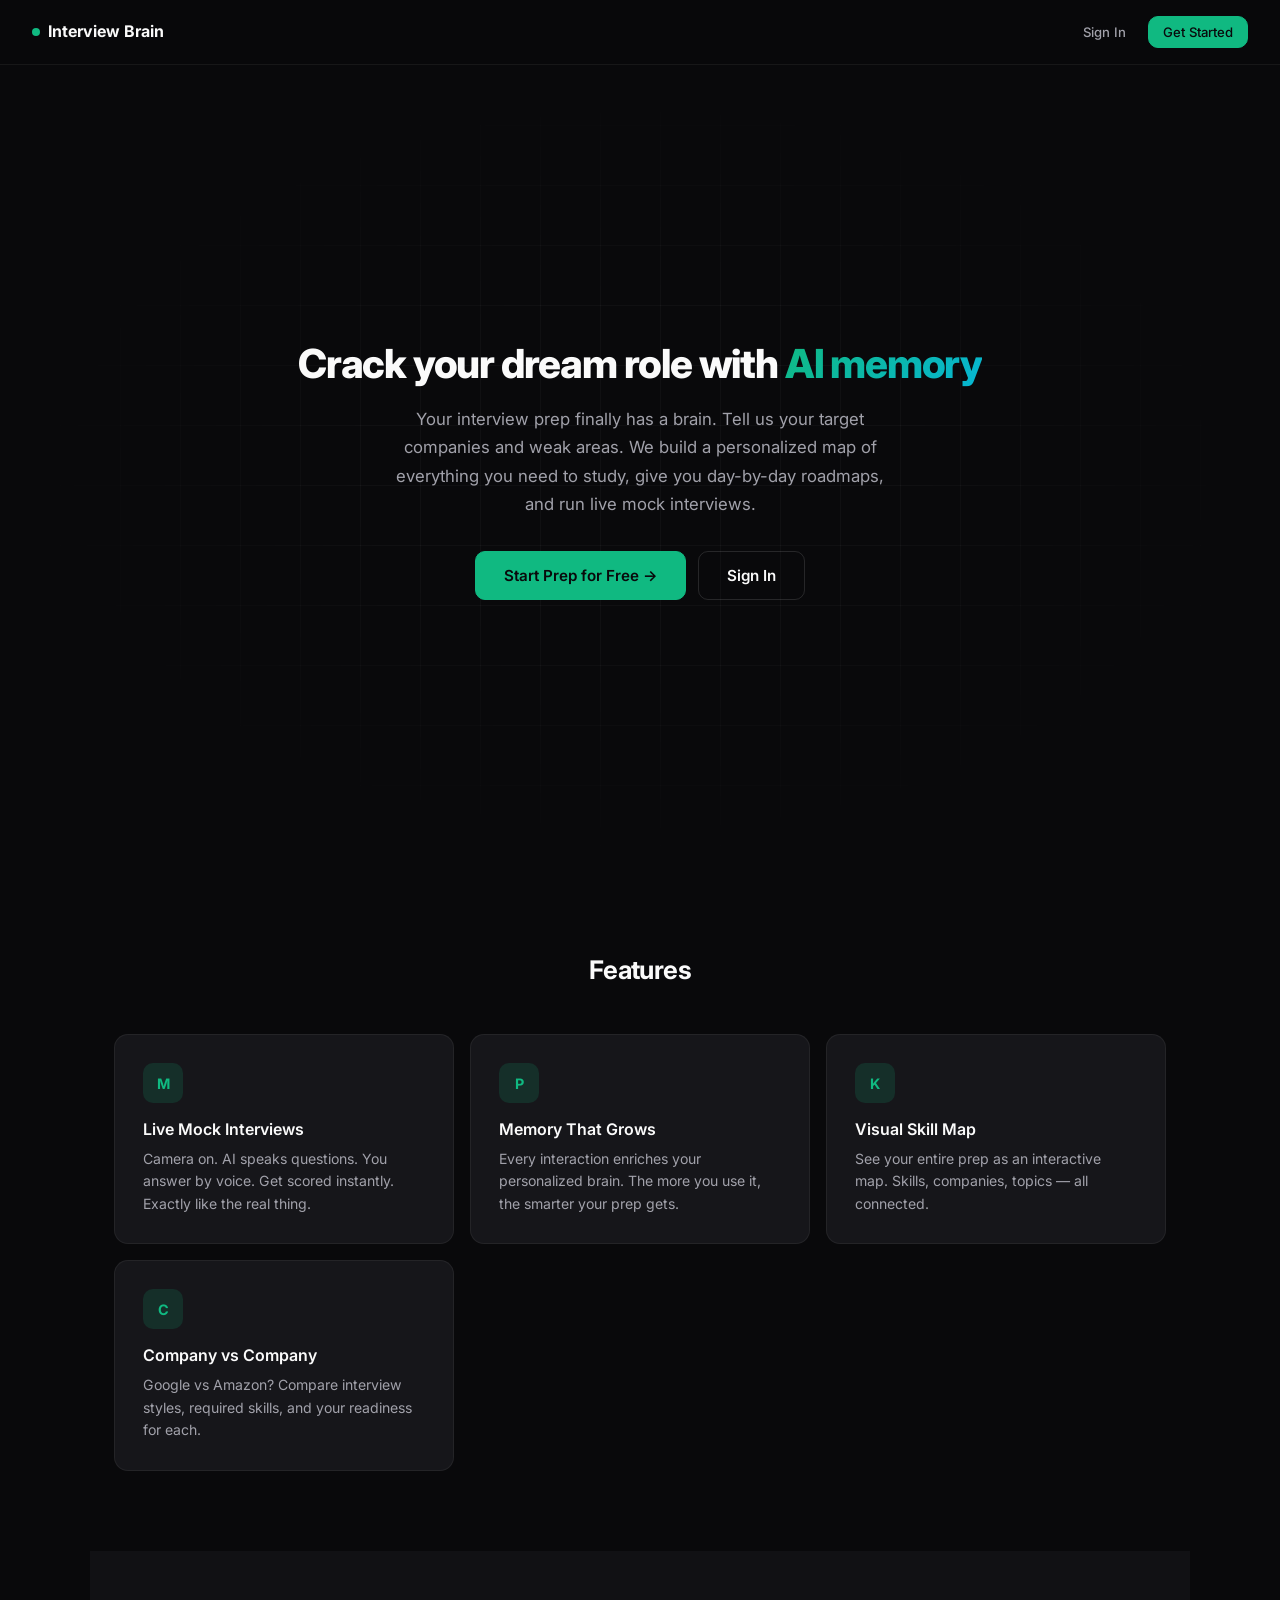
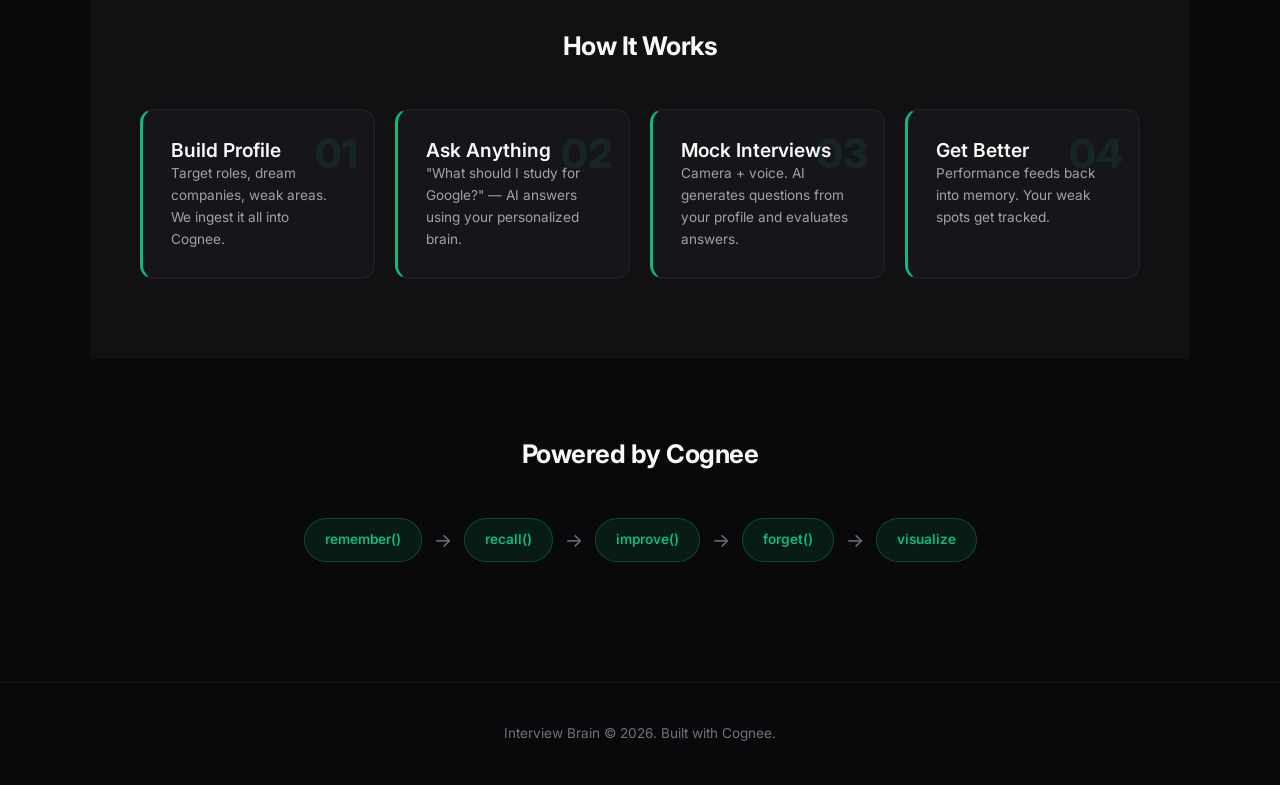
<file: static/index.html>
<!DOCTYPE html>
<html lang="en">
<head>
  <meta charset="UTF-8">
  <meta name="viewport" content="width=device-width, initial-scale=1.0">
  <meta name="description" content="Interview Brain — AI-powered interview preparation that actually remembers you.">
  <title>Interview Brain — AI Interview Prep</title>
  <link rel="stylesheet" href="/static/css/style.css">
  <style>
    .cognee-flow {
      display: flex; align-items: center; justify-content: center;
      gap: 12px; flex-wrap: wrap; margin-top: 24px;
    }
    .flow-chip {
      padding: 10px 20px; border-radius: 999px;
      font-size: 0.85rem; font-weight: 600;
      background: rgba(16,185,129,0.1); color: var(--accent); border: 1px solid rgba(16,185,129,0.3);
    }
    .flow-arrow { color: var(--text-muted); font-size: 1.2rem; }
    @media (max-width: 600px) {
      .flow-arrow { display: none; }
    }
    .steps-grid {
      display: grid; grid-template-columns: repeat(auto-fit, minmax(220px, 1fr));
      gap: 20px; max-width: 1000px; margin: 0 auto;
    }
    .step-card {
      padding: 28px; text-align: left; position: relative;
      border-left: 3px solid var(--accent);
    }
    .step-num {
      font-size: 2.5rem; font-weight: 800;
      color: rgba(16,185,129,0.1); position: absolute; top: 12px; right: 16px;
    }
  </style>
</head>
<body>
  <nav class="navbar">
    <div class="nav-brand">
      <div class="nav-brand-dot"></div>
      Interview Brain
    </div>
    <div class="nav-links">
      <a href="/static/login.html" class="btn btn-ghost btn-sm">Sign In</a>
      <a href="/static/register.html" class="btn btn-primary btn-sm">Get Started</a>
    </div>
  </nav>

  <section class="hero">
    <div class="hero-content">
      <h1 class="hero-title">Crack your dream role with <span class="gradient-text">AI memory</span></h1>
      <p class="hero-subtitle">
        Your interview prep finally has a brain. Tell us your target companies and weak areas. We build a personalized map of everything you need to study, give you day-by-day roadmaps, and run live mock interviews.
      </p>
      <div class="hero-buttons">
        <a href="/static/register.html" class="btn btn-primary btn-lg" id="cta-register">Start Prep for Free &rarr;</a>
        <a href="/static/login.html" class="btn btn-secondary btn-lg" id="cta-login">Sign In</a>
      </div>
    </div>
  </section>

  <section class="features">
    <h2 class="section-title">Features</h2>
    <div class="features-grid">
      <div class="card feature-card">
        <div class="feature-icon">M</div>
        <h3 class="feature-title">Live Mock Interviews</h3>
        <p class="feature-desc">Camera on. AI speaks questions. You answer by voice. Get scored instantly. Exactly like the real thing.</p>
      </div>
      <div class="card feature-card">
        <div class="feature-icon">P</div>
        <h3 class="feature-title">Memory That Grows</h3>
        <p class="feature-desc">Every interaction enriches your personalized brain. The more you use it, the smarter your prep gets.</p>
      </div>
      <div class="card feature-card">
        <div class="feature-icon">K</div>
        <h3 class="feature-title">Visual Skill Map</h3>
        <p class="feature-desc">See your entire prep as an interactive map. Skills, companies, topics — all connected.</p>
      </div>
      <div class="card feature-card">
        <div class="feature-icon">C</div>
        <h3 class="feature-title">Company vs Company</h3>
        <p class="feature-desc">Google vs Amazon? Compare interview styles, required skills, and your readiness for each.</p>
      </div>
    </div>
  </section>

  <section class="features" style="background: var(--bg-secondary); padding: 80px 24px;">
    <h2 class="section-title">How It Works</h2>
    <div class="steps-grid">
      <div class="card step-card">
        <span class="step-num">01</span>
        <h3 class="feature-title">Build Profile</h3>
        <p class="text-secondary" style="font-size: 0.85rem;">Target roles, dream companies, weak areas. We ingest it all into Cognee.</p>
      </div>
      <div class="card step-card">
        <span class="step-num">02</span>
        <h3 class="feature-title">Ask Anything</h3>
        <p class="text-secondary" style="font-size: 0.85rem;">"What should I study for Google?" — AI answers using your personalized brain.</p>
      </div>
      <div class="card step-card">
        <span class="step-num">03</span>
        <h3 class="feature-title">Mock Interviews</h3>
        <p class="text-secondary" style="font-size: 0.85rem;">Camera + voice. AI generates questions from your profile and evaluates answers.</p>
      </div>
      <div class="card step-card">
        <span class="step-num">04</span>
        <h3 class="feature-title">Get Better</h3>
        <p class="text-secondary" style="font-size: 0.85rem;">Performance feeds back into memory. Your weak spots get tracked.</p>
      </div>
    </div>
  </section>

  <section class="features" style="text-align: center;">
    <h2 class="section-title">Powered by Cognee</h2>
    <div class="cognee-flow">
      <span class="flow-chip">remember()</span>
      <span class="flow-arrow">&rarr;</span>
      <span class="flow-chip">recall()</span>
      <span class="flow-arrow">&rarr;</span>
      <span class="flow-chip">improve()</span>
      <span class="flow-arrow">&rarr;</span>
      <span class="flow-chip">forget()</span>
      <span class="flow-arrow">&rarr;</span>
      <span class="flow-chip">visualize</span>
    </div>
  </section>

  <footer style="text-align: center; padding: 40px; border-top: 1px solid var(--border); margin-top: 40px;">
    <p class="text-muted" style="font-size: 0.85rem;">Interview Brain &copy; 2026. Built with Cognee.</p>
  </footer>

  <script src="/static/js/api.js" defer></script>
</body>
</html>
</file>
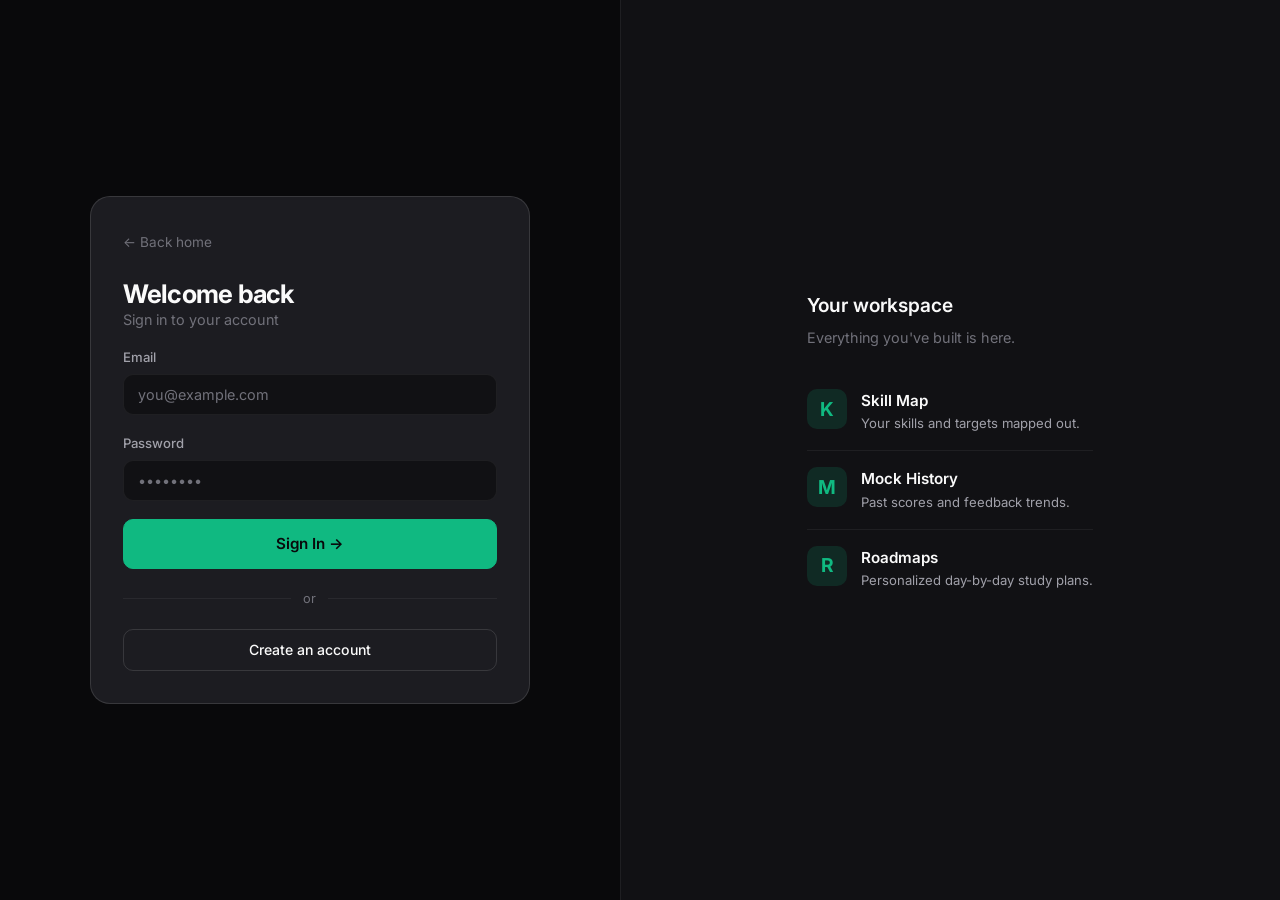
<file: static/dashboard.html>
<!DOCTYPE html>
<html lang="en">
<head>
  <meta charset="UTF-8">
  <meta name="viewport" content="width=device-width, initial-scale=1.0">
  <title>Dashboard — Interview Brain</title>
  <link rel="stylesheet" href="/static/css/style.css">
  <style>
    .split-layout { display: flex; height: 100vh; overflow: hidden; }

    /* ── Sidebar ────────────────────────────────────────── */
    .sidebar {
      width: 300px; flex-shrink: 0; padding: 24px 20px;
      background: var(--bg-secondary);
      border-right: 1px solid var(--border);
      display: flex; flex-direction: column; overflow-y: auto;
    }
    .user-header {
      display: flex; align-items: center; gap: 12px;
      padding-bottom: 20px; border-bottom: 1px solid var(--border);
      margin-bottom: 16px;
    }
    .user-avatar {
      width: 44px; height: 44px; border-radius: 12px; flex-shrink: 0;
      background: linear-gradient(135deg, var(--accent), var(--cyan));
      display: flex; align-items: center; justify-content: center;
      font-size: 1.2rem; font-weight: 700; color: white;
    }
    .user-meta h3 { font-size: 0.95rem; font-weight: 600; }
    .user-meta p { font-size: 0.78rem; color: var(--text-muted); margin-top: 1px; }

    .sidebar-label {
      font-size: 0.7rem; text-transform: uppercase; letter-spacing: 1.5px;
      color: var(--text-muted); font-weight: 600; margin: 16px 0 8px;
    }

    .company-chip {
      display: inline-flex; align-items: center; gap: 6px;
      padding: 6px 12px; border-radius: 8px; font-size: 0.82rem;
      background: rgba(255,255,255,0.03); border: 1px solid var(--border);
      margin: 3px 2px; color: var(--text-primary); cursor: default;
    }
    .company-chip .chip-x {
      cursor: pointer; opacity: 0.5; font-size: 0.7rem;
      transition: opacity 0.2s;
    }
    .company-chip .chip-x:hover { opacity: 1; color: var(--red); }

    .score-mini {
      display: inline-flex; align-items: center; justify-content: space-between; gap: 6px;
      padding: 8px 12px; border-radius: 10px; font-size: 0.85rem;
      background: rgba(255,255,255,0.03); border: 1px solid var(--border);
      margin: 3px 0; width: 100%;
    }

    .nav-buttons { margin-top: auto; display: flex; flex-direction: column; gap: 4px; padding-top: 16px; }
    .nav-btn {
      padding: 10px 14px; border-radius: 10px; border: none;
      background: transparent; color: var(--text-primary);
      font-size: 0.88rem; cursor: pointer; text-align: left;
      transition: background 0.2s, transform 0.15s; font-family: inherit;
    }
    .nav-btn:hover { background: rgba(255,255,255,0.04); transform: translateX(4px); }
    .nav-btn-danger { color: var(--red); }
    .nav-btn-danger:hover { background: rgba(239,68,68,0.1); }

    /* ── Main Panel ─────────────────────────────────────── */
    .main-panel { flex: 1; display: flex; flex-direction: column; min-width: 0; }

    .quick-actions {
      display: flex; gap: 10px; padding: 16px 24px;
      border-bottom: 1px solid var(--border);
      overflow-x: auto;
    }
    .quick-action {
      padding: 10px 18px; border-radius: 10px; font-size: 0.85rem;
      background: rgba(255,255,255,0.03); border: 1px solid var(--border);
      color: var(--text-primary); cursor: pointer; white-space: nowrap;
      font-family: inherit; transition: all 0.2s;
    }
    .quick-action:hover {
      background: var(--accent-glow); border-color: var(--accent);
    }

    .chat-container { flex: 1; display: flex; flex-direction: column; }
    .chat-messages {
      flex: 1; overflow-y: auto; padding: 24px;
      display: flex; flex-direction: column; gap: 12px;
    }
    .message {
      max-width: 80%; padding: 14px 18px; border-radius: 16px;
      font-size: 0.9rem; line-height: 1.6; animation: slideUp 0.3s ease;
      word-wrap: break-word;
    }
    .message-user {
      align-self: flex-end; background: var(--bg-elevated);
      color: white; border-bottom-right-radius: 4px; border: 1px solid var(--border);
    }
    .message-ai {
      align-self: flex-start;
      background: var(--bg-card); border: 1px solid var(--border);
      border-bottom-left-radius: 4px; color: var(--text-primary);
    }
    .message-loading {
      display: flex; gap: 6px; align-items: center; padding: 14px 22px;
    }
    .message-loading .dot {
      width: 8px; height: 8px; border-radius: 50%;
      background: var(--text-muted); animation: dotPulse 1.2s ease infinite;
    }
    .message-loading .dot:nth-child(2) { animation-delay: 0.15s; }
    .message-loading .dot:nth-child(3) { animation-delay: 0.3s; }

    .chat-input-area {
      display: flex; gap: 8px; padding: 16px 24px;
      border-top: 1px solid var(--border);
      background: var(--bg-secondary);
    }
    .chat-input-area .form-input {
      flex: 1; border-radius: 12px;
    }
    .chat-send {
      width: 46px; height: 46px; border-radius: 12px; border: none;
      background: var(--accent); color: var(--bg-primary);
      font-size: 1.2rem; cursor: pointer; transition: all 0.2s;
      display: flex; align-items: center; justify-content: center;
    }
    .chat-send:hover { background: var(--accent-hover); transform: scale(1.05); }

    /* ── Modal ──────────────────────────────────────────── */
    .modal-overlay {
      position: fixed; inset: 0; z-index: 100;
      background: rgba(0,0,0,0.6); backdrop-filter: blur(4px);
      display: flex; align-items: center; justify-content: center;
      opacity: 0; pointer-events: none; transition: opacity 0.3s;
    }
    .modal-overlay.active { opacity: 1; pointer-events: all; }
    .modal {
      padding: 32px; border-radius: 20px; min-width: 360px; max-width: 440px;
      animation: slideUp 0.3s ease; position: relative;
    }
    .modal-title { font-size: 1.1rem; font-weight: 600; margin-bottom: 20px; }
    .modal-close {
      position: absolute; top: 16px; right: 16px;
      background: none; border: none; color: var(--text-muted);
      font-size: 1.2rem; cursor: pointer;
    }

    @media (max-width: 768px) {
      .split-layout { flex-direction: column; }
      .sidebar { width: 100%; border-right: none; border-bottom: 1px solid var(--border); }
    }
  </style>
</head>
<body>

  <div class="split-layout">

    <!-- ── Sidebar ───────────────────────────────────────── -->
    <aside class="sidebar" id="sidebar">

      <div class="user-header">
        <div class="user-avatar" id="user-avatar">?</div>
        <div class="user-meta">
          <h3 id="user-name">Loading...</h3>
          <p id="user-role">—</p>
        </div>
      </div>

      <div class="sidebar-label">Target Companies</div>
      <div id="company-list" style="display: flex; flex-wrap: wrap; gap: 0;">
        <div style="padding: 8px 0; font-size: 0.85rem; color: var(--text-muted);">
          <div class="spinner" style="width: 16px; height: 16px; display: inline-block; vertical-align: middle;"></div>
          Loading...
        </div>
      </div>

      <div class="sidebar-label">Weak Areas</div>
      <div class="tag-list" id="weak-areas-list" style="display: flex; flex-wrap: wrap;"></div>

      <div class="sidebar-label">Recent Scores</div>
      <div id="recent-interviews" style="font-size: 0.85rem; color: var(--text-muted);">
        No interviews yet
      </div>

      <div class="nav-buttons">
        <button class="nav-btn" id="nav-mock" onclick="window.location.href='/static/mock.html'">
          Mock Interview
        </button>
        <button class="nav-btn" id="nav-compare" onclick="Dashboard.showCompareModal()">
          Compare Companies
        </button>
        <button class="nav-btn" id="nav-roadmap" onclick="window.location.href='/static/roadmap.html'">
          Prep Roadmap
        </button>
        <button class="nav-btn" id="nav-graph" onclick="window.location.href='/static/graph.html'">
          Skill Map
        </button>
        <button class="nav-btn nav-btn-danger" id="nav-logout" onclick="API.logout()">
          Sign Out
        </button>
      </div>

    </aside>

    <!-- ── Main Panel ───────────────────────────────────── -->
    <main class="main-panel">

      <!-- Quick Actions -->
      <div class="quick-actions">
        <button class="quick-action" onclick="Dashboard.quickAsk('What should I focus on today?')">Focus today</button>
        <button class="quick-action" onclick="Dashboard.quickAsk('What are my biggest weak areas?')">My weak spots</button>
        <button class="quick-action" onclick="Dashboard.quickAsk('Give me a practice question')">Practice Question</button>
        <button class="quick-action" onclick="Dashboard.quickAsk('Compare my readiness across companies')">Readiness check</button>
      </div>

      <!-- Chat -->
      <div class="chat-container">
        <div class="chat-messages" id="chat-messages">
          <div class="message message-ai">
            <strong>Welcome to your workspace.</strong><br><br>
            I'm your Interview Brain. I have access to your targets, weak areas, and history. Ask me anything, or try the quick actions above.<br><br>
            <em style="color: var(--text-muted); font-size: 0.85rem;">Tip: Try "What should I prepare for [company]?" or "Give me system design questions"</em>
          </div>
        </div>

        <div class="chat-input-area">
          <input class="form-input" type="text" id="chat-input"
                 placeholder="Ask about prep, companies, topics, anything..."
                 autocomplete="off">
          <button class="chat-send" id="chat-send" onclick="Dashboard.sendMessage()">&uarr;</button>
        </div>
      </div>

    </main>
  </div>

  <!-- ── Compare Modal ─────────────────────────────────── -->
  <div class="modal-overlay" id="compare-modal">
    <div class="card-strong modal">
      <button class="modal-close" onclick="Dashboard.closeModals()">✕</button>
      <h3 class="modal-title">Compare Companies</h3>
      <p class="text-muted mb-2" style="font-size: 0.85rem;">See how two companies stack up in interview requirements</p>
      <div class="form-group">
        <label class="form-label" for="compare-c1">Company 1</label>
        <select class="form-input" id="compare-c1"></select>
      </div>
      <div class="form-group">
        <label class="form-label" for="compare-c2">Company 2</label>
        <select class="form-input" id="compare-c2"></select>
      </div>
      <button class="btn btn-primary btn-block" id="compare-submit" onclick="Dashboard.doCompare()">
        Compare
      </button>
    </div>
  </div>



  <script src="/static/js/api.js?v=2" defer></script>
  <script src="/static/js/dashboard.js?v=2" defer></script>
</body>
</html>
</file>
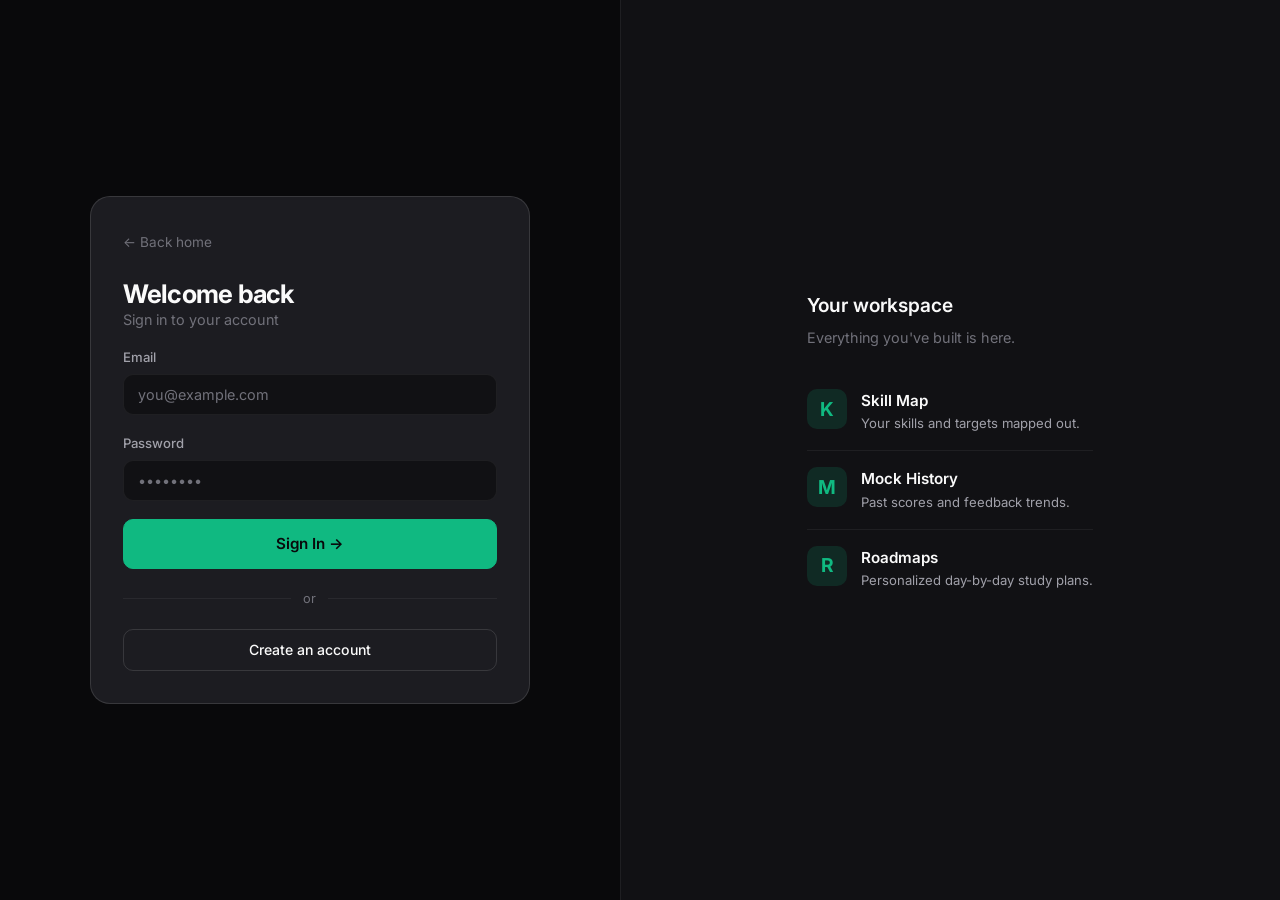
<file: static/graph.html>
<!DOCTYPE html>
<html lang="en">
<head>
  <meta charset="UTF-8">
  <meta name="viewport" content="width=device-width, initial-scale=1.0">
  <title>Skill Map — Interview Brain</title>
  <link rel="stylesheet" href="/static/css/style.css">
</head>
<body>

  <div class="graph-container">
    
    <div class="graph-header">
      <div>
        <a href="/static/dashboard.html" class="btn btn-ghost btn-sm" style="padding-left:0;">&larr; Dashboard</a>
        <h1 style="font-size: 1.2rem; display: inline-block; margin-left: 12px; border-left: 1px solid var(--border); padding-left: 16px;">Skill Map</h1>
      </div>
      <div>
        <button id="btn-memify" class="btn btn-secondary btn-sm" style="margin-right: 12px;">🧠 Enhance Graph (Memify)</button>
        <span class="badge badge-accent">Powered by Cognee</span>
      </div>
    </div>

    <!-- D3 Container -->
    <svg id="graph-svg" class="graph-svg"></svg>

    <!-- Loading State -->
    <div id="graph-loading" class="loading-state" style="position:absolute; top:50%; left:50%; transform:translate(-50%,-50%);">
      <div class="spinner"></div>
      <span class="text-muted">Visualizing memory...</span>
    </div>

    <!-- Empty State -->
    <div id="graph-empty" class="hidden" style="position:absolute; top:50%; left:50%; transform:translate(-50%,-50%); text-align:center;">
      <p class="text-muted mb-2">Your graph is empty.</p>
      <a href="/static/dashboard.html" class="btn btn-secondary btn-sm">Go interact with AI to build it</a>
    </div>

    <!-- Node Detail Panel -->
    <div id="node-detail" class="node-detail card">
      <h3 id="node-title" style="font-size: 1rem; margin-bottom: 4px;">Node</h3>
      <div id="node-type" style="font-size: 0.75rem; color: var(--accent); text-transform: uppercase; letter-spacing: 1px; margin-bottom: 12px;">Type</div>
      <div id="node-attrs" style="font-size: 0.85rem; color: var(--text-secondary); line-height: 1.5;"></div>
    </div>

  </div>

  <script src="https://d3js.org/d3.v7.min.js"></script>
  <script src="/static/js/api.js" defer></script>
  <script src="/static/js/graph.js" defer></script>
</body>
</html>
</file>
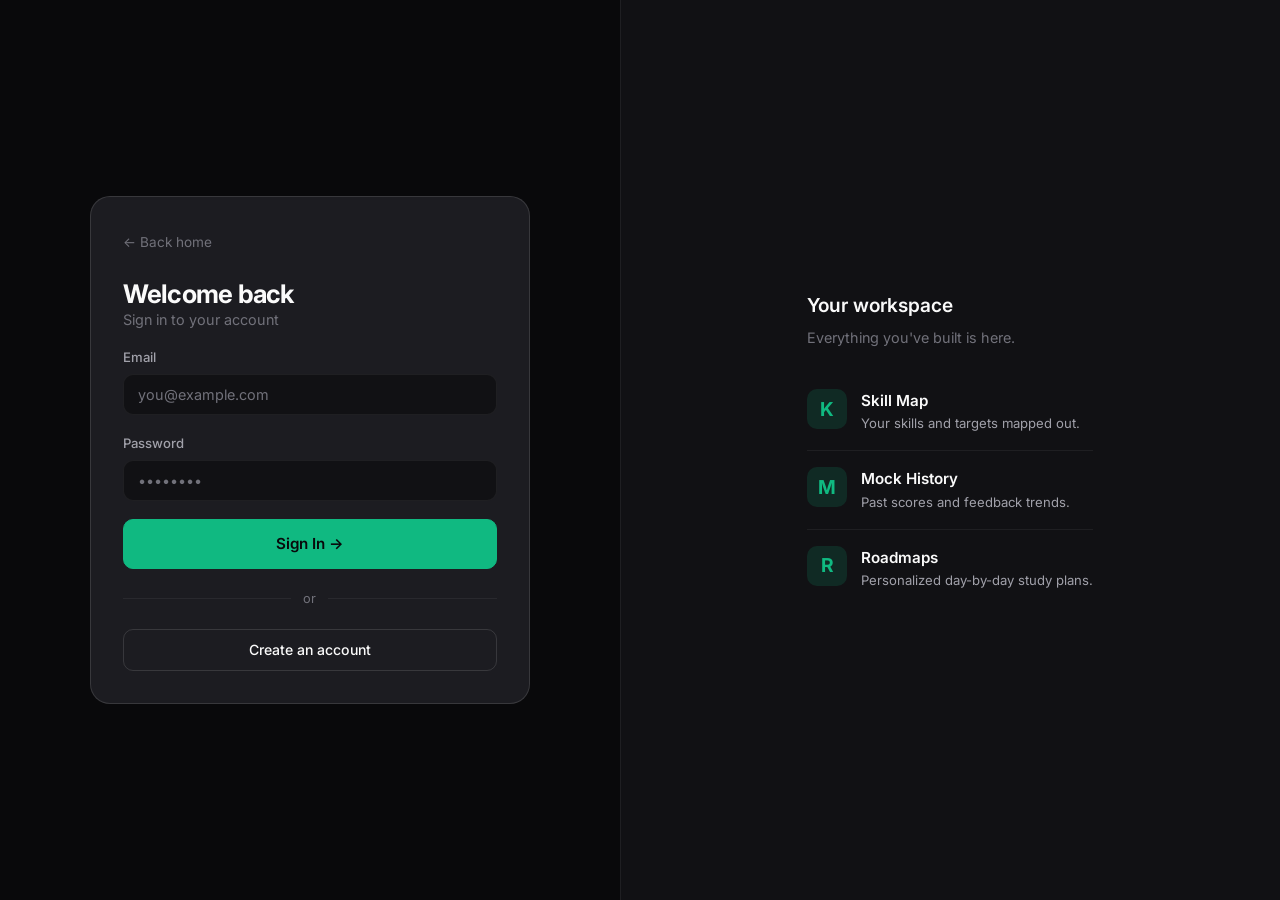
<file: static/login.html>
<!DOCTYPE html>
<html lang="en">
<head>
  <meta charset="UTF-8">
  <meta name="viewport" content="width=device-width, initial-scale=1.0">
  <title>Sign In — Interview Brain</title>
  <link rel="stylesheet" href="/static/css/style.css">
  <style>
    .login-page {
      min-height: 100vh; display: flex;
    }
    .login-left {
      flex: 1; display: flex; align-items: center; justify-content: center;
      padding: 40px;
    }
    .login-right {
      flex: 1; display: none; align-items: center; justify-content: center;
      padding: 60px;
      background: var(--bg-secondary);
      border-left: 1px solid var(--border);
    }
    @media (min-width: 900px) {
      .login-right { display: flex; }
    }
    .login-features { max-width: 360px; }
    .login-feature {
      display: flex; align-items: flex-start; gap: 14px;
      padding: 16px 0;
      border-bottom: 1px solid var(--border);
    }
    .login-feature:last-child { border-bottom: none; }
    .login-feature-icon {
      width: 40px; height: 40px; border-radius: 10px;
      display: flex; align-items: center; justify-content: center;
      font-size: 1.2rem; flex-shrink: 0;
      background: var(--accent-glow); color: var(--accent);
      font-weight: 700;
    }
    .divider {
      display: flex; align-items: center; gap: 12px; margin: 20px 0;
      color: var(--text-muted); font-size: 0.8rem;
    }
    .divider::before, .divider::after {
      content: ''; flex: 1; height: 1px; background: var(--border);
    }
  </style>
</head>
<body>

  <div class="login-page">
    <div class="login-left">
      <div class="card-strong auth-card">
        <a href="/static/index.html" class="text-muted" style="font-size: 0.85rem;">&larr; Back home</a>
        <div class="mt-3 mb-2">
          <h1 style="font-size: 1.6rem; font-weight: 700;">Welcome back</h1>
          <p class="text-muted" style="font-size: 0.9rem;">Sign in to your account</p>
        </div>

        <form id="login-form">
          <div class="form-group">
            <label class="form-label" for="login-email">Email</label>
            <input class="form-input" type="email" id="login-email" placeholder="you@example.com" required autocomplete="email">
          </div>

          <div class="form-group">
            <label class="form-label" for="login-password">Password</label>
            <input class="form-input" type="password" id="login-password" placeholder="••••••••" required autocomplete="current-password">
          </div>

          <button type="submit" class="btn btn-primary btn-block btn-lg" id="login-submit">
            Sign In &rarr;
          </button>
        </form>

        <div class="divider">or</div>

        <a href="/static/register.html" class="btn btn-secondary btn-block">
          Create an account
        </a>
      </div>
    </div>

    <div class="login-right">
      <div class="login-features">
        <h3 style="font-size: 1.2rem; font-weight: 600; margin-bottom: 8px;">Your workspace</h3>
        <p class="text-muted mb-3" style="font-size: 0.9rem;">Everything you've built is here.</p>

        <div class="login-feature">
          <div class="login-feature-icon">K</div>
          <div>
            <h4 style="font-size: 0.95rem; font-weight: 600;">Skill Map</h4>
            <p class="text-secondary" style="font-size: 0.82rem;">Your skills and targets mapped out.</p>
          </div>
        </div>
        <div class="login-feature">
          <div class="login-feature-icon">M</div>
          <div>
            <h4 style="font-size: 0.95rem; font-weight: 600;">Mock History</h4>
            <p class="text-secondary" style="font-size: 0.82rem;">Past scores and feedback trends.</p>
          </div>
        </div>
        <div class="login-feature">
          <div class="login-feature-icon">R</div>
          <div>
            <h4 style="font-size: 0.95rem; font-weight: 600;">Roadmaps</h4>
            <p class="text-secondary" style="font-size: 0.82rem;">Personalized day-by-day study plans.</p>
          </div>
        </div>
      </div>
    </div>
  </div>

  <script src="/static/js/api.js" defer></script>
  <script src="/static/js/auth.js" defer></script>
</body>
</html>
</file>
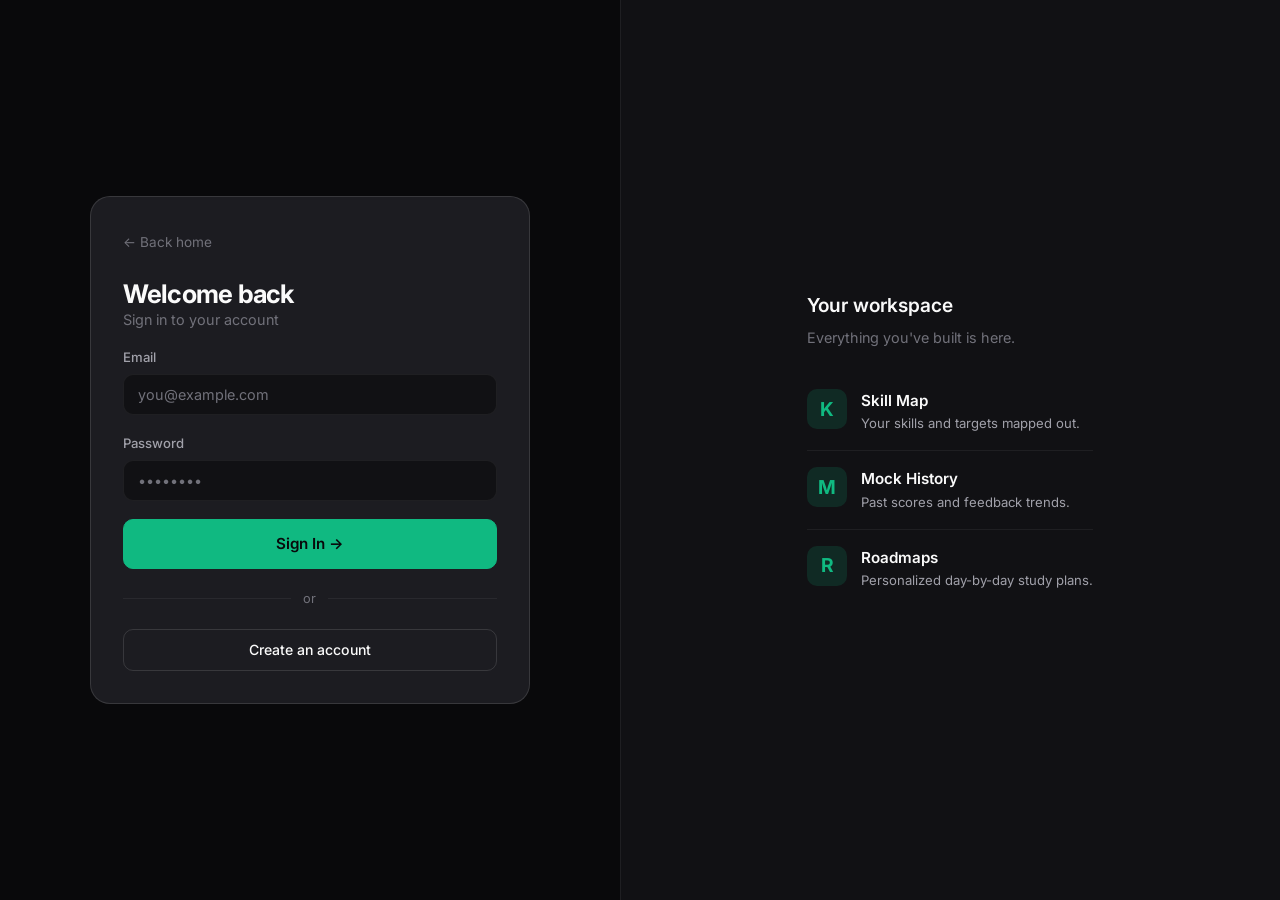
<file: static/mock.html>
<!DOCTYPE html>
<html lang="en">
<head>
  <meta charset="UTF-8">
  <meta name="viewport" content="width=device-width, initial-scale=1.0">
  <title>Mock Interview — Interview Brain</title>
  <meta name="description" content="AI-powered mock interview with real-time camera, voice recognition, and instant feedback.">
  <link rel="stylesheet" href="/static/css/style.css">
  <style>
    .mock-header {
      padding-top: 16px;
      animation: slideUp 0.4s ease;
    }
    .mock-header h1 {
      font-size: 1.8rem;
      font-weight: 700;
      margin-top: 8px;
    }
    .mock-header .subtitle {
      font-size: 0.9rem;
      margin-top: 4px;
    }
    .setup-card {
      margin-top: 24px;
      animation: slideUp 0.5s ease;
    }
    .setup-card h3 {
      font-weight: 600;
      margin-bottom: 20px;
    }
    .interview-progress {
      display: flex;
      justify-content: space-between;
      align-items: center;
      font-size: 0.85rem;
      color: var(--text-secondary);
    }
    .controls-row {
      display: flex;
      gap: 12px;
      margin-top: 16px;
    }
    .feedback-header {
      display: flex;
      align-items: center;
      gap: 12px;
      margin-bottom: 12px;
    }
    .feedback-text {
      font-size: 0.9rem;
      color: var(--text-secondary);
      line-height: 1.6;
    }
    .loading-wrapper {
      flex-direction: column;
      padding: 60px;
    }
    .loading-wrapper .spinner {
      width: 40px;
      height: 40px;
    }
  </style>
</head>
<body>

  <div class="mock-container" style="min-height: 100vh;">

    <!-- Header -->
    <div class="mock-header">
      <a href="/static/dashboard.html" style="font-size: 0.9rem;">&larr; Back to Dashboard</a>
      <h1>Mock Interview</h1>
      <p class="text-muted subtitle">
        Real-time AI-powered interview with camera and voice
      </p>
    </div>

    <!-- Setup Phase -->
    <div id="setup-phase" class="card setup-card">
      <h3>Configure Your Interview</h3>

      <div class="form-group">
        <label class="form-label" for="mock-company">Company</label>
        <select class="form-input" id="mock-company"></select>
      </div>

      <div class="form-group">
        <label class="form-label" for="mock-num-questions">Number of Questions</label>
        <select class="form-input" id="mock-num-questions">
          <option value="3">3 Questions (Quick)</option>
          <option value="5" selected>5 Questions (Standard)</option>
          <option value="7">7 Questions (Thorough)</option>
        </select>
      </div>

      <button class="btn btn-primary btn-lg btn-block" id="start-interview-btn" onclick="Mock.startInterview()">
        Start Interview
      </button>
    </div>

    <!-- Interview Phase -->
    <div id="interview-phase" class="hidden">

      <!-- Camera Feed -->
      <div class="camera-feed" id="camera-container">
        <video id="camera-video" autoplay muted playsinline></video>
        <div class="camera-overlay">
          <span class="camera-badge badge-live">LIVE</span>
          <span class="camera-badge badge-rec hidden" id="rec-badge">REC</span>
        </div>
      </div>

      <!-- Progress -->
      <div class="interview-progress">
        <span id="question-counter">Question 1 / 5</span>
        <span id="company-label"></span>
      </div>
      <div class="progress-bar">
        <div class="progress-fill" id="progress-fill" style="width: 0%;"></div>
      </div>

      <!-- Question Card -->
      <div class="card question-card" id="question-card">
        <div class="question-label">Interview Question</div>
        <div class="question-text" id="question-text">Loading question...</div>
        <div class="ai-speaking hidden" id="ai-speaking">
          <span>AI is speaking</span>
          <div class="dots"><span></span><span></span><span></span></div>
        </div>
      </div>

      <!-- Answer Area -->
      <div class="answer-area">
        <div class="recording-indicator hidden" id="recording-indicator">
          <span class="rec-dot"></span>
          <span>Listening to your answer...</span>
        </div>
        <textarea class="form-input" id="answer-textarea"
                  placeholder="Type your answer here, or use voice input..."
                  rows="4"></textarea>
      </div>

      <!-- Controls -->
      <div class="controls-row">
        <button class="btn btn-secondary" id="mic-btn" onclick="Mock.toggleMic()" style="flex: 0 0 auto;">
          Start Voice
        </button>
        <button class="btn btn-primary btn-lg" id="submit-answer-btn" onclick="Mock.submitAnswer()" style="flex: 1;">
          Submit Answer
        </button>
      </div>

      <!-- Feedback Card -->
      <div class="card hidden" id="feedback-card" style="margin-top: 16px;">
        <div class="feedback-header">
          <div class="q-score" id="feedback-score">?</div>
          <div>
            <strong>Score</strong>
            <span class="text-muted" style="font-size: 0.85rem;"> / 10</span>
          </div>
        </div>
        <p id="feedback-text" class="feedback-text"></p>
        <button class="btn btn-primary mt-2" id="next-question-btn" onclick="Mock.nextQuestion()">
          Next Question
        </button>
      </div>
    </div>

    <!-- Loading Phase -->
    <div id="loading-phase" class="hidden">
      <div class="loading-state loading-wrapper">
        <div class="spinner"></div>
        <p class="text-muted mt-2">Generating interview questions...</p>
      </div>
    </div>

  </div>

  <script src="/static/js/api.js?v=2" defer></script>
  <script src="/static/js/mock.js?v=2" defer></script>
</body>
</html>
</file>
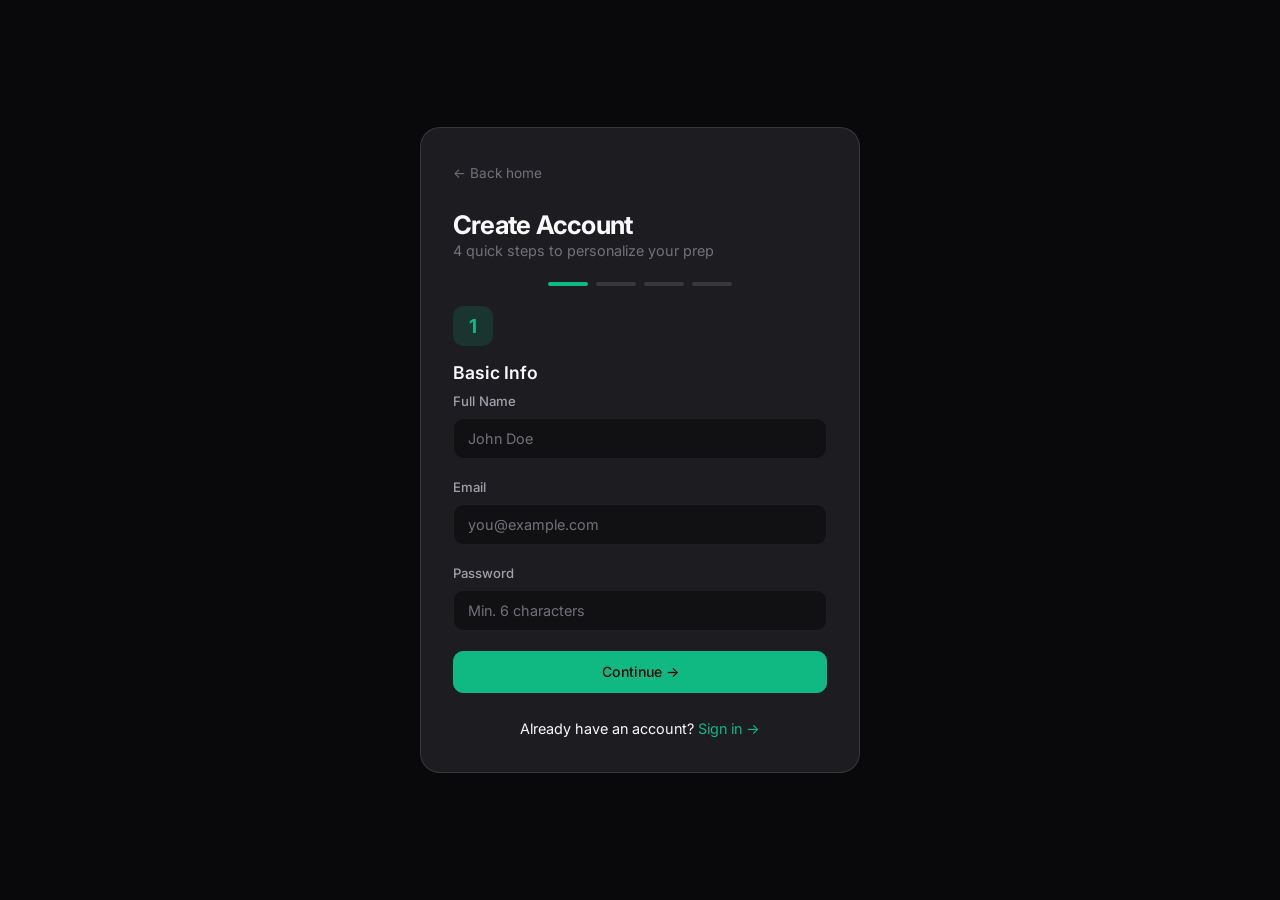
<file: static/register.html>
<!DOCTYPE html>
<html lang="en">
<head>
  <meta charset="UTF-8">
  <meta name="viewport" content="width=device-width, initial-scale=1.0">
  <title>Create Account — Interview Brain</title>
  <link rel="stylesheet" href="/static/css/style.css">
  <style>
    .step-icon {
      width: 40px; height: 40px; border-radius: 10px;
      display: flex; align-items: center; justify-content: center;
      background: var(--accent-glow); color: var(--accent);
      font-weight: 700; font-size: 1.2rem; margin-bottom: 16px;
    }
  </style>
</head>
<body>

  <div class="page-center">
    <div class="card-strong auth-card">
      <a href="/static/index.html" class="text-muted" style="font-size: 0.85rem;">&larr; Back home</a>

      <div class="mt-3 mb-2">
        <h1 style="font-size: 1.6rem; font-weight: 700;">Create Account</h1>
        <p class="text-muted" style="font-size: 0.9rem;">4 quick steps to personalize your prep</p>
      </div>

      <div class="step-indicator">
        <div class="step-dot active" id="dot-1"></div>
        <div class="step-dot" id="dot-2"></div>
        <div class="step-dot" id="dot-3"></div>
        <div class="step-dot" id="dot-4"></div>
      </div>

      <form id="register-form">
        <!-- Step 1 -->
        <div class="step active" id="step-1">
          <div class="step-icon">1</div>
          <h3 class="step-title">Basic Info</h3>
          <div class="form-group">
            <label class="form-label" for="reg-name">Full Name</label>
            <input class="form-input" type="text" id="reg-name" placeholder="John Doe" required autocomplete="name">
          </div>
          <div class="form-group">
            <label class="form-label" for="reg-email">Email</label>
            <input class="form-input" type="email" id="reg-email" placeholder="you@example.com" required autocomplete="email">
          </div>
          <div class="form-group">
            <label class="form-label" for="reg-password">Password</label>
            <input class="form-input" type="password" id="reg-password" placeholder="Min. 6 characters" required minlength="6" autocomplete="new-password">
          </div>
          <div class="step-nav">
            <button type="button" class="btn btn-primary btn-block" data-next>Continue &rarr;</button>
          </div>
        </div>

        <!-- Step 2 -->
        <div class="step" id="step-2">
          <div class="step-icon">2</div>
          <h3 class="step-title">Target Roles</h3>
          <p class="text-muted mb-2" style="font-size: 0.85rem;">Select all that apply</p>
          <div class="check-group" style="flex-direction: column;">
            <label class="check-item"><input type="checkbox" name="role" value="SDE"><span class="check-dot"></span>Software Development Engineer (SDE)</label>
            <label class="check-item"><input type="checkbox" name="role" value="ML Engineer"><span class="check-dot"></span>ML Engineer</label>
            <label class="check-item"><input type="checkbox" name="role" value="AI Engineer"><span class="check-dot"></span>AI Engineer</label>
            <label class="check-item"><input type="checkbox" name="role" value="Data Scientist"><span class="check-dot"></span>Data Scientist</label>
            <label class="check-item"><input type="checkbox" name="role" value="Backend Developer"><span class="check-dot"></span>Backend Developer</label>
            <label class="check-item"><input type="checkbox" name="role" value="Frontend Developer"><span class="check-dot"></span>Frontend Developer</label>
            <label class="check-item"><input type="checkbox" name="role" value="DevOps Engineer"><span class="check-dot"></span>DevOps Engineer</label>
          </div>
          <div class="step-nav">
            <button type="button" class="btn btn-ghost" data-back>&larr; Back</button>
            <button type="button" class="btn btn-primary" data-next style="flex:1;">Continue &rarr;</button>
          </div>
        </div>

        <!-- Step 3 -->
        <div class="step" id="step-3">
          <div class="step-icon">3</div>
          <h3 class="step-title">Target Companies</h3>
          <p class="text-muted mb-2" style="font-size: 0.85rem;">Pick your targets</p>
          <div class="check-group">
            <label class="check-item"><input type="checkbox" name="company" value="Google"><span class="check-dot"></span>Google</label>
            <label class="check-item"><input type="checkbox" name="company" value="Microsoft"><span class="check-dot"></span>Microsoft</label>
            <label class="check-item"><input type="checkbox" name="company" value="Amazon"><span class="check-dot"></span>Amazon</label>
            <label class="check-item"><input type="checkbox" name="company" value="Meta"><span class="check-dot"></span>Meta</label>
            <label class="check-item"><input type="checkbox" name="company" value="Apple"><span class="check-dot"></span>Apple</label>
            <label class="check-item"><input type="checkbox" name="company" value="Netflix"><span class="check-dot"></span>Netflix</label>
            <label class="check-item"><input type="checkbox" name="company" value="Flipkart"><span class="check-dot"></span>Flipkart</label>
            <label class="check-item"><input type="checkbox" name="company" value="Cognee"><span class="check-dot"></span>Cognee</label>
          </div>
          <div class="form-group mt-2">
            <div id="custom-company-tags" class="mb-2" style="display: flex; flex-wrap: wrap; gap: 8px;"></div>
            <input class="form-input" type="text" id="custom-company" placeholder="+ Type company name and press Enter...">
          </div>
          <div class="step-nav">
            <button type="button" class="btn btn-ghost" data-back>&larr; Back</button>
            <button type="button" class="btn btn-primary" data-next style="flex:1;">Continue &rarr;</button>
          </div>
        </div>

        <!-- Step 4 -->
        <div class="step" id="step-4">
          <div class="step-icon">4</div>
          <h3 class="step-title">Weak Areas</h3>
          <p class="text-muted mb-2" style="font-size: 0.85rem;">Where do you need work?</p>
          <div class="check-group">
            <label class="check-item"><input type="checkbox" name="weak_area" value="System Design"><span class="check-dot"></span>System Design</label>
            <label class="check-item"><input type="checkbox" name="weak_area" value="DSA"><span class="check-dot"></span>DSA</label>
            <label class="check-item"><input type="checkbox" name="weak_area" value="ML Design"><span class="check-dot"></span>ML Design</label>
            <label class="check-item"><input type="checkbox" name="weak_area" value="SQL"><span class="check-dot"></span>SQL</label>
            <label class="check-item"><input type="checkbox" name="weak_area" value="NLP"><span class="check-dot"></span>NLP</label>
            <label class="check-item"><input type="checkbox" name="weak_area" value="Statistics"><span class="check-dot"></span>Statistics</label>
            <label class="check-item"><input type="checkbox" name="weak_area" value="Computer Networks"><span class="check-dot"></span>Computer Networks</label>
            <label class="check-item"><input type="checkbox" name="weak_area" value="OS"><span class="check-dot"></span>OS</label>
            <label class="check-item"><input type="checkbox" name="weak_area" value="DBMS"><span class="check-dot"></span>DBMS</label>
          </div>
          <div class="step-nav mt-3">
            <button type="button" class="btn btn-ghost" data-back>&larr; Back</button>
            <button type="submit" class="btn btn-primary btn-lg" style="flex:1;" id="register-submit">
              Create Account
            </button>
          </div>
        </div>
      </form>

      <p class="text-center mt-3" style="font-size: 0.9rem;">
        Already have an account? <a href="/static/login.html">Sign in &rarr;</a>
      </p>
    </div>
  </div>

  <script src="/static/js/api.js" defer></script>
  <script src="/static/js/auth.js" defer></script>
</body>
</html>
</file>
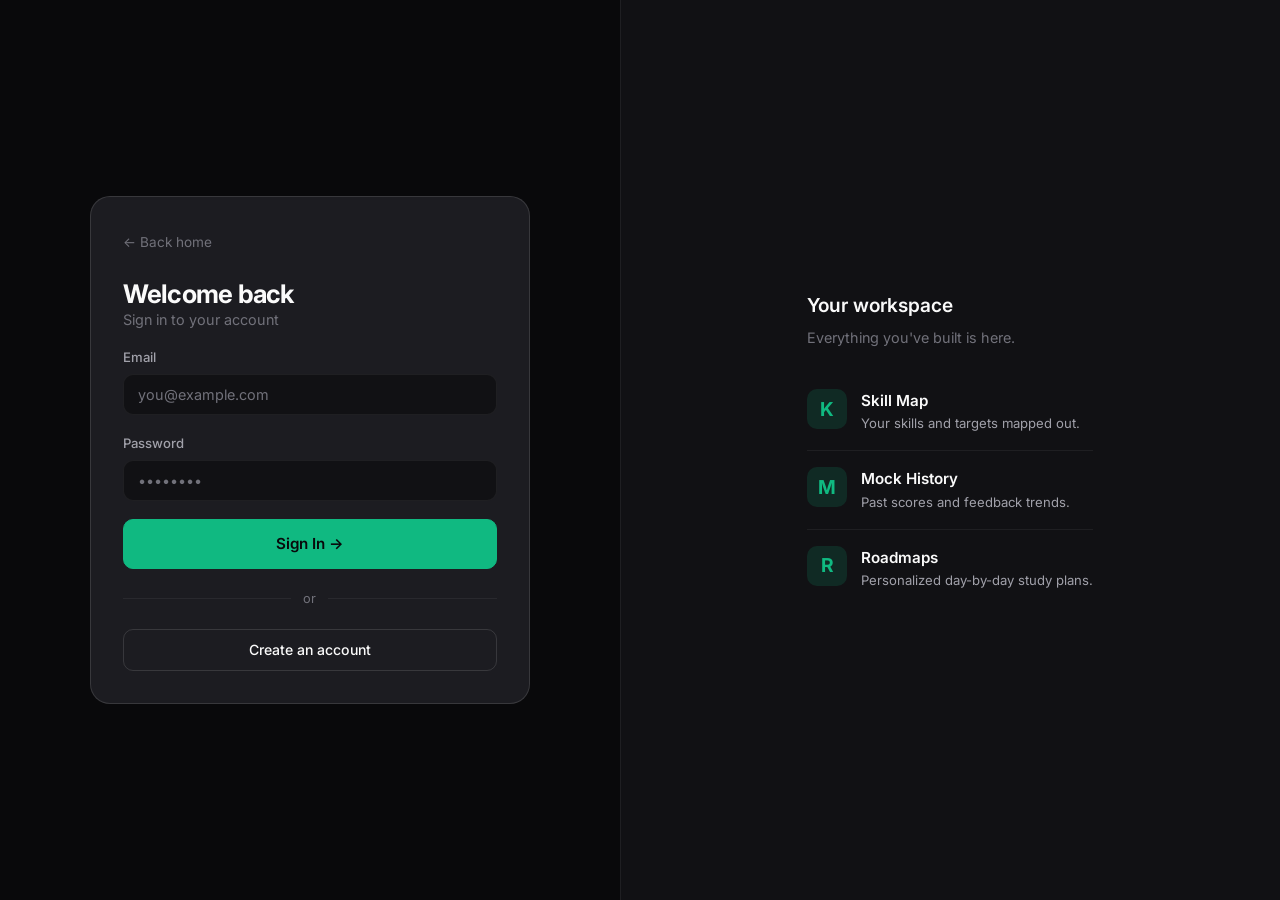
<file: static/results.html>
<!DOCTYPE html>
<html lang="en">
<head>
  <meta charset="UTF-8">
  <meta name="viewport" content="width=device-width, initial-scale=1.0">
  <title>Interview Results — Interview Brain</title>
  <link rel="stylesheet" href="/static/css/style.css">
  <style>
    .results-container {
      max-width: 800px; margin: 0 auto; padding: 40px 24px;
    }
    .score-section {
      text-align: center; margin: 40px 0;
      animation: slideUp 0.5s ease;
    }
    .question-list {
      margin-top: 40px;
    }
    .q-card {
      background: var(--bg-card); border: 1px solid var(--border);
      border-radius: var(--radius-lg); margin-bottom: 16px;
      overflow: hidden; animation: slideUp 0.6s ease;
    }
    .q-card-header {
      padding: 16px 20px; background: rgba(255,255,255,0.02);
      border-bottom: 1px solid var(--border);
      display: flex; gap: 16px; align-items: flex-start;
    }
    .q-card-body { padding: 20px; }
  </style>
</head>
<body>

  <div class="results-container">
    <a href="/static/dashboard.html" class="btn btn-ghost" style="padding-left:0;">&larr; Back to Dashboard</a>

    <div class="score-section">
      <h1 class="mb-1">Interview Complete</h1>
      <p class="text-muted mb-4" id="results-subtitle">Loading results...</p>

      <div class="score-circle" id="overall-score-circle" style="--score: 0;">
        <div>
          <div class="score-value" id="overall-score-val">0</div>
          <div class="score-label">OVERALL</div>
        </div>
      </div>

      <div class="mt-4">
        <span class="badge badge-accent">Performance saved to memory</span>
      </div>

      <div class="mt-4" style="display:flex; justify-content:center; gap:12px;">
        <a href="/static/mock.html" class="btn btn-primary">Try Again</a>
        <a href="/static/dashboard.html" class="btn btn-secondary">Study Plan</a>
        <a href="/static/graph.html" class="btn btn-secondary">View Graph</a>
      </div>
    </div>

    <div class="question-list" id="question-list">
      <h3 class="mb-3">Question Breakdown</h3>
      <!-- Results injected here -->
    </div>
  </div>

  <script src="/static/js/api.js" defer></script>
  <script>
    document.addEventListener('DOMContentLoaded', () => {
      const dataStr = sessionStorage.getItem('ib_mock_results');
      if (!dataStr) {
        window.location.href = '/static/dashboard.html';
        return;
      }

      const data = JSON.parse(dataStr);
      document.getElementById('results-subtitle').textContent =
        `Mock Interview for ${data.company} — ${data.role}`;

      // Set score circle
      const score = data.overallScore || 0;
      document.getElementById('overall-score-circle').style.setProperty('--score', (score / 10) * 100);
      document.getElementById('overall-score-val').textContent = score.toFixed(1);

      // Render questions
      const list = document.getElementById('question-list');
      if (data.results && data.results.length > 0) {
        const html = data.results.map((r, i) => {
          const scoreClass = r.score >= 6 ? 'good' : 'bad';
          return `
            <div class="q-card">
              <div class="q-card-header">
                <div class="q-score ${scoreClass}">${r.score.toFixed(1)}</div>
                <div>
                  <div style="font-size: 0.75rem; color: var(--text-muted); margin-bottom: 4px; text-transform: uppercase; letter-spacing: 1px;">Question ${i+1}</div>
                  <div style="font-weight: 500;">${r.question}</div>
                </div>
              </div>
              <div class="q-card-body">
                <div class="mb-2">
                  <div style="font-size: 0.75rem; color: var(--text-muted); margin-bottom: 4px;">Your Answer</div>
                  <p class="text-secondary" style="font-size: 0.9rem; font-style: italic;">"${r.answer}"</p>
                </div>
                <div>
                  <div style="font-size: 0.75rem; color: var(--text-muted); margin-bottom: 4px;">Feedback</div>
                  <p style="font-size: 0.9rem;">${r.feedback}</p>
                </div>
              </div>
            </div>
          `;
        }).join('');
        list.innerHTML += html;
      } else {
        list.innerHTML += '<p class="text-muted">No answers recorded.</p>';
      }
    });
  </script>
</body>
</html>
</file>
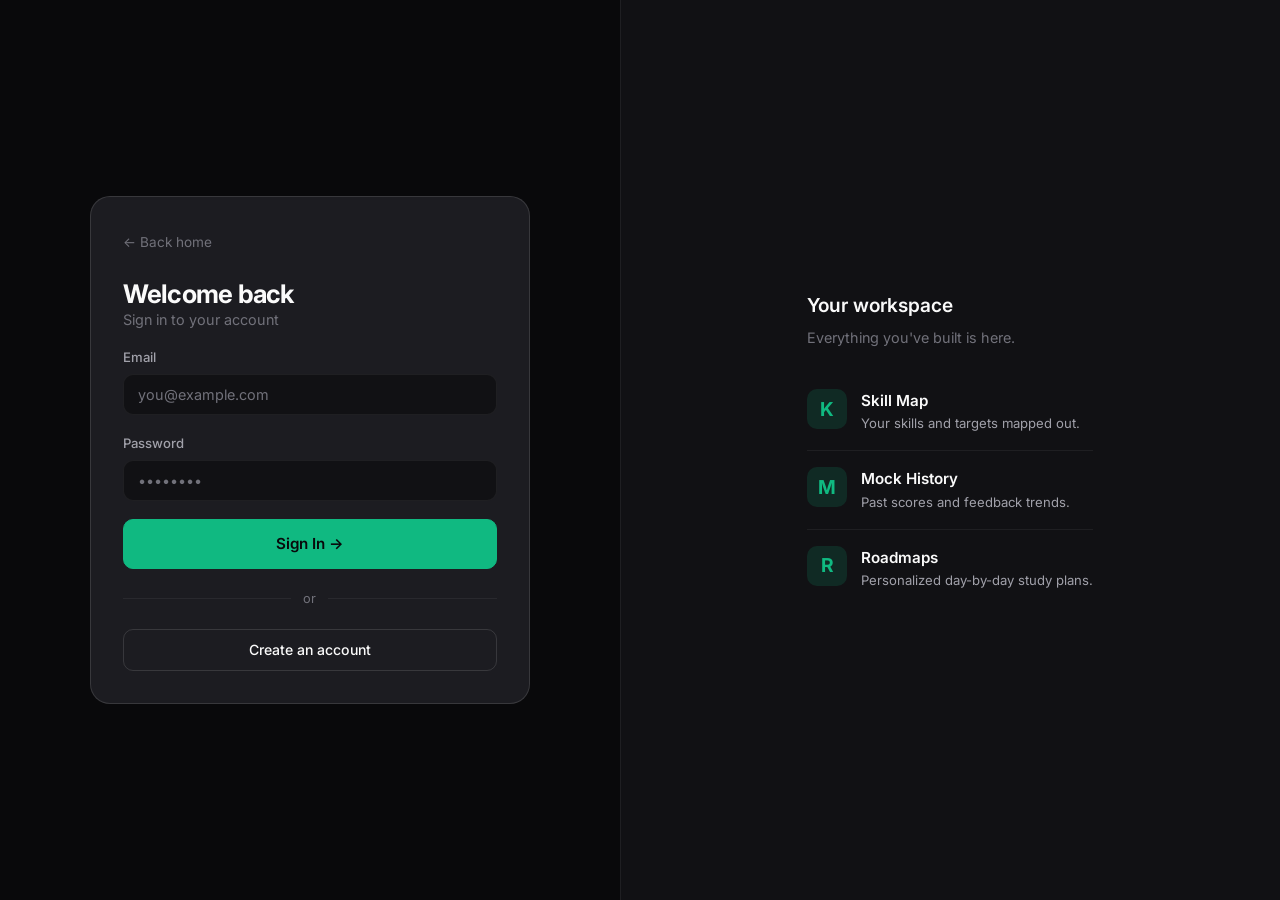
<file: static/roadmap.html>
<!DOCTYPE html>
<html lang="en">
<head>
  <meta charset="UTF-8">
  <meta name="viewport" content="width=device-width, initial-scale=1.0">
  <title>Prep Roadmap — Interview Brain</title>
  <link rel="stylesheet" href="/static/css/style.css">
  <style>
    .split-layout { display: flex; min-height: 100vh; }

    /* ── Sidebar ────────────────────────────────────────── */
    .sidebar {
      width: 300px; flex-shrink: 0; padding: 24px 20px;
      background: var(--bg-secondary);
      border-right: 1px solid var(--border);
      display: flex; flex-direction: column; overflow-y: auto;
    }
    
    .sidebar-header {
      margin-bottom: 24px;
    }

    .roadmap-list {
      display: flex; flex-direction: column; gap: 8px;
    }
    .roadmap-item {
      padding: 12px 16px; border-radius: 12px;
      background: rgba(255,255,255,0.02);
      border: 1px solid var(--border);
      cursor: pointer; transition: all 0.2s;
    }
    .roadmap-item:hover {
      background: rgba(255,255,255,0.05);
      border-color: rgba(255,255,255,0.1);
    }
    .roadmap-item.active {
      background: var(--accent-glow);
      border-color: var(--accent);
    }
    .roadmap-item-title { font-weight: 600; font-size: 0.9rem; margin-bottom: 4px; }
    .roadmap-item-date { font-size: 0.75rem; color: var(--text-muted); }

    /* ── Main Panel ─────────────────────────────────────── */
    .main-panel { flex: 1; display: flex; flex-direction: column; min-width: 0; }

    .top-bar {
      display: flex; align-items: center; gap: 16px; padding: 16px 24px;
      border-bottom: 1px solid var(--border);
      background: var(--bg-secondary);
    }
    
    .content-area {
      flex: 1; padding: 32px; overflow-y: auto;
      display: flex; flex-direction: column;
    }
    
    /* ── Roadmap Viewer / Editor ────────────────────────── */
    .roadmap-container {
      max-width: 800px; width: 100%; margin: 0 auto;
      background: var(--bg-card);
      border: 1px solid var(--border);
      border-radius: 16px;
      display: flex; flex-direction: column;
      flex: 1;
    }
    
    .roadmap-header {
      padding: 20px 24px; border-bottom: 1px solid var(--border);
      display: flex; justify-content: space-between; align-items: center;
    }
    
    .roadmap-body {
      padding: 24px; flex: 1; display: flex; flex-direction: column;
    }
    
    /* Rendered view styles */
    #roadmap-rendered {
      font-size: 0.95rem; line-height: 1.6;
    }
    #roadmap-rendered ul { list-style: none; padding-left: 0; }
    #roadmap-rendered li { margin-bottom: 8px; display: flex; align-items: flex-start; gap: 10px; }
    #roadmap-rendered input[type="checkbox"] {
      margin-top: 4px; accent-color: var(--accent);
      width: 16px; height: 16px; cursor: pointer;
    }
    #roadmap-rendered strong { color: var(--accent); }
    #roadmap-rendered h1, #roadmap-rendered h2, #roadmap-rendered h3 {
      margin-top: 24px; margin-bottom: 12px;
    }
    
    /* Edit view styles */
    #roadmap-editor {
      width: 100%; flex: 1; min-height: 400px;
      background: var(--bg-elevated); color: var(--text-primary);
      border: 1px solid var(--border); border-radius: 8px;
      padding: 16px; font-family: monospace; font-size: 0.9rem;
      resize: vertical;
    }
    
    .hidden { display: none !important; }

    /* AI Edit Bar */
    .ai-edit-bar {
      display: flex; gap: 8px; padding: 16px 24px;
      border-top: 1px solid var(--border);
      background: rgba(255, 255, 255, 0.02);
      border-bottom-left-radius: 16px; border-bottom-right-radius: 16px;
    }
    .ai-edit-bar .form-input {
      flex: 1; border-radius: 8px;
    }
    
    @media (max-width: 768px) {
      .split-layout { flex-direction: column; }
      .sidebar { width: 100%; border-right: none; border-bottom: 1px solid var(--border); max-height: 300px; }
    }
  </style>
</head>
<body>

  <div class="split-layout">

    <!-- ── Sidebar (Saved Roadmaps) ──────────────────────── -->
    <aside class="sidebar">
      <div class="sidebar-header">
        <a href="/static/dashboard.html" class="text-muted" style="font-size: 0.85rem; display: inline-block; margin-bottom: 16px;">&larr; Back to Dashboard</a>
        <h2 style="font-size: 1.2rem; font-weight: 600;">My Roadmaps</h2>
      </div>
      
      <div id="roadmap-list" class="roadmap-list">
        <div style="padding: 8px; font-size: 0.85rem; color: var(--text-muted);">
          Loading...
        </div>
      </div>
    </aside>

    <!-- ── Main Panel ───────────────────────────────────── -->
    <main class="main-panel">

      <!-- Top bar: Generate new roadmap -->
      <div class="top-bar">
        <div style="font-weight: 600; font-size: 0.95rem;">Generate New:</div>
        <select class="form-input" id="new-company" style="max-width: 200px;"></select>
        <select class="form-input" id="new-days" style="max-width: 150px;">
          <option value="7">7 Days</option>
          <option value="14">14 Days</option>
          <option value="30" selected>30 Days</option>
          <option value="60">60 Days</option>
        </select>
        <button class="btn btn-primary" id="btn-generate">Generate</button>
      </div>

      <!-- Roadmap Viewer/Editor -->
      <div class="content-area">
        
        <!-- Empty State -->
        <div id="empty-state" style="text-align: center; padding: 60px 20px; color: var(--text-muted);">
          Select a roadmap from the sidebar, or generate a new one above.
        </div>
        
        <!-- Loading State -->
        <div id="loading-state" class="hidden" style="text-align: center; padding: 60px 20px;">
          <div class="spinner" style="width: 24px; height: 24px; margin: 0 auto 16px;"></div>
          <p style="color: var(--text-muted);">Generating your personalized roadmap via Cognee... This takes a few seconds.</p>
        </div>

        <!-- Content State -->
        <div id="content-state" class="roadmap-container hidden">
          <div class="roadmap-header">
            <h2 id="view-title" style="font-size: 1.2rem; font-weight: 600;">Loading...</h2>
            <div>
              <button class="btn btn-ghost" id="btn-edit">Edit Roadmap</button>
              <button class="btn btn-primary hidden" id="btn-save">Save Changes</button>
            </div>
          </div>
          
          <div class="roadmap-body">
            <div id="roadmap-rendered"></div>
            <textarea id="roadmap-editor" class="hidden"></textarea>
          </div>
          
          <div class="ai-edit-bar">
            <input type="text" id="ai-edit-input" class="form-input" placeholder="Ask AI to modify this roadmap (e.g. 'Add more system design')">
            <button class="btn btn-primary" id="btn-ai-edit">✨ AI Edit</button>
          </div>
        </div>
        
      </div>

    </main>
  </div>

  <script src="/static/js/api.js?v=2" defer></script>
  <script src="/static/js/roadmap.js?v=2" defer></script>
</body>
</html>
</file>
<file: static/css/style.css>
/* ═══════════════════════════════════════════════════════════════════════════
   INTERVIEW BRAIN — Design System
   Clean SaaS dark theme. No emojis, no purple gradients, no glassmorphism.
   ═══════════════════════════════════════════════════════════════════════════ */

@import url('https://fonts.googleapis.com/css2?family=Inter:wght@400;500;600;700;800&display=swap');

/* ── Reset ──────────────────────────────────────────────────────────────── */

*, *::before, *::after { margin: 0; padding: 0; box-sizing: border-box; }

html {
  font-size: 16px;
  -webkit-font-smoothing: antialiased;
  -moz-osx-font-smoothing: grayscale;
  scroll-behavior: smooth;
}

body {
  font-family: 'Inter', system-ui, -apple-system, sans-serif;
  background: var(--bg-primary);
  color: var(--text-primary);
  line-height: 1.6;
  min-height: 100vh;
}

a { color: var(--accent); text-decoration: none; transition: color 0.2s; }
a:hover { color: var(--accent-hover); }

img { max-width: 100%; display: block; }

/* ── Tokens ─────────────────────────────────────────────────────────────── */

:root {
  /* Backgrounds */
  --bg-primary:    #09090b;
  --bg-secondary:  #111114;
  --bg-card:       #16161a;
  --bg-elevated:   #1c1c21;
  --bg-input:      #111114;

  /* Text */
  --text-primary:   #fafafa;
  --text-secondary: #a1a1aa;
  --text-muted:     #71717a;
  --text-inverse:   #09090b;

  /* Borders */
  --border:        rgba(255,255,255,0.06);
  --border-hover:  rgba(255,255,255,0.12);
  --border-focus:  rgba(16,185,129,0.4);

  /* Accents */
  --accent:        #10b981;
  --accent-hover:  #059669;
  --accent-glow:   rgba(16,185,129,0.15);
  --cyan:          #06b6d4;
  --orange:        #f59e0b;
  --red:           #ef4444;
  --blue:          #3b82f6;
  --pink:          #ec4899;

  /* Radius */
  --radius-sm:  6px;
  --radius-md:  10px;
  --radius-lg:  14px;
  --radius-xl:  20px;
  --radius-full: 999px;

  /* Shadows */
  --shadow-sm: 0 1px 2px rgba(0,0,0,0.3);
  --shadow-md: 0 4px 12px rgba(0,0,0,0.4);
  --shadow-lg: 0 8px 30px rgba(0,0,0,0.5);
}

/* ── Typography ─────────────────────────────────────────────────────────── */

h1 { font-size: 2.5rem; font-weight: 800; line-height: 1.15; letter-spacing: -0.03em; }
h2 { font-size: 1.8rem; font-weight: 700; line-height: 1.2; letter-spacing: -0.02em; }
h3 { font-size: 1.2rem; font-weight: 600; line-height: 1.3; }

.text-muted { color: var(--text-muted); }
.text-secondary { color: var(--text-secondary); }
.text-accent { color: var(--accent); }
.text-center { text-align: center; }

.mt-1 { margin-top: 8px; }
.mt-2 { margin-top: 16px; }
.mt-3 { margin-top: 24px; }
.mt-4 { margin-top: 32px; }
.mb-1 { margin-bottom: 8px; }
.mb-2 { margin-bottom: 16px; }
.mb-3 { margin-bottom: 24px; }

/* ── Buttons ────────────────────────────────────────────────────────────── */

.btn {
  display: inline-flex; align-items: center; justify-content: center; gap: 8px;
  padding: 10px 22px; border-radius: var(--radius-md); border: 1px solid transparent;
  font-family: inherit; font-size: 0.88rem; font-weight: 500;
  cursor: pointer; transition: all 0.2s ease;
  text-decoration: none; white-space: nowrap; line-height: 1.4;
}

.btn-primary {
  background: var(--accent); color: var(--text-inverse); border-color: var(--accent);
}
.btn-primary:hover {
  background: var(--accent-hover); border-color: var(--accent-hover);
  box-shadow: 0 0 20px var(--accent-glow);
}

.btn-secondary {
  background: transparent; color: var(--text-primary);
  border-color: var(--border-hover);
}
.btn-secondary:hover {
  background: rgba(255,255,255,0.04); border-color: rgba(255,255,255,0.18);
}

.btn-ghost {
  background: transparent; color: var(--text-secondary); border: none; padding: 10px 16px;
}
.btn-ghost:hover { color: var(--text-primary); background: rgba(255,255,255,0.04); }

.btn-danger {
  background: transparent; color: var(--red); border-color: rgba(239,68,68,0.2);
}
.btn-danger:hover { background: rgba(239,68,68,0.08); }

.btn-lg { padding: 13px 28px; font-size: 0.95rem; font-weight: 600; }
.btn-sm { padding: 6px 14px; font-size: 0.82rem; }
.btn-block { width: 100%; }
.btn:disabled { opacity: 0.5; cursor: not-allowed; }

/* ── Cards ──────────────────────────────────────────────────────────────── */

.card {
  background: var(--bg-card);
  border: 1px solid var(--border);
  border-radius: var(--radius-lg);
  padding: 24px;
  transition: border-color 0.2s;
}
.card:hover { border-color: var(--border-hover); }

.card-strong {
  background: var(--bg-elevated);
  border: 1px solid var(--border-hover);
  border-radius: var(--radius-xl);
  padding: 32px;
}

/* ── Forms ───────────────────────────────────────────────────────────────── */

.form-group { margin-bottom: 18px; }

.form-label {
  display: block; font-size: 0.82rem; font-weight: 500;
  color: var(--text-secondary); margin-bottom: 6px;
}

.form-input {
  width: 100%; padding: 11px 14px; border-radius: var(--radius-md);
  background: var(--bg-input); border: 1px solid var(--border);
  color: var(--text-primary); font-family: inherit; font-size: 0.9rem;
  transition: border-color 0.2s, box-shadow 0.2s;
  outline: none;
}
.form-input::placeholder { color: var(--text-muted); }
.form-input:focus {
  border-color: var(--accent);
  box-shadow: 0 0 0 3px var(--accent-glow);
}

select.form-input { cursor: pointer; }
textarea.form-input { resize: vertical; min-height: 80px; }

/* ── Check Items (for registration) ─────────────────────────────────────── */

.check-group {
  display: flex; flex-wrap: wrap; gap: 8px;
}

.check-item {
  display: flex; align-items: center; gap: 10px;
  padding: 10px 16px; border-radius: var(--radius-md);
  border: 1px solid var(--border); cursor: pointer;
  font-size: 0.88rem; transition: all 0.2s;
  user-select: none; width: 100%;
}
.check-item:hover { border-color: var(--border-hover); background: rgba(255,255,255,0.02); }
.check-item.active,
.check-item:has(input:checked) {
  border-color: var(--accent); background: var(--accent-glow);
}

.check-item input[type="checkbox"],
.check-item input[type="radio"] { display: none; }

.check-dot {
  width: 18px; height: 18px; border-radius: 4px; flex-shrink: 0;
  border: 2px solid var(--border-hover); transition: all 0.2s;
  display: flex; align-items: center; justify-content: center;
}
.check-item.active .check-dot,
.check-item:has(input:checked) .check-dot {
  background: var(--accent); border-color: var(--accent);
}
.check-item.active .check-dot::after,
.check-item:has(input:checked) .check-dot::after {
  content: '✓'; color: var(--text-inverse); font-size: 0.7rem; font-weight: 700;
}

/* ── Tags / Badges ──────────────────────────────────────────────────────── */

.tag {
  display: inline-block; padding: 4px 12px; border-radius: var(--radius-full);
  font-size: 0.78rem; font-weight: 500; background: rgba(255,255,255,0.04);
  border: 1px solid var(--border); color: var(--text-secondary);
}

.badge {
  display: inline-flex; align-items: center; gap: 6px;
  padding: 6px 14px; border-radius: var(--radius-full);
  font-size: 0.78rem; font-weight: 500;
}
.badge-accent {
  background: var(--accent-glow); color: var(--accent);
  border: 1px solid rgba(16,185,129,0.2);
}

/* ── Step Indicator (registration) ──────────────────────────────────────── */

.step-indicator {
  display: flex; justify-content: center; gap: 8px;
  margin: 20px 0;
}
.step-dot {
  width: 40px; height: 4px; border-radius: 2px;
  background: var(--border-hover); transition: all 0.3s;
}
.step-dot.active { background: var(--accent); }
.step-dot.done { background: var(--accent); opacity: 0.5; }

.step { display: none; }
.step.active { display: block; animation: fadeIn 0.3s ease; }

.step-title {
  font-size: 1.1rem; font-weight: 600; margin-bottom: 6px;
}

.step-nav {
  display: flex; gap: 10px; margin-top: 20px;
}

/* ── Page Layouts ───────────────────────────────────────────────────────── */

.page-center {
  min-height: 100vh; display: flex; align-items: center; justify-content: center;
  padding: 24px;
}

.auth-card {
  width: 100%; max-width: 440px;
}

/* ── Hero (Landing) ─────────────────────────────────────────────────────── */

.hero {
  min-height: 90vh; display: flex; align-items: center; justify-content: center;
  text-align: center; padding: 60px 24px;
  position: relative; overflow: hidden;
}

/* Subtle grid pattern */
.hero::before {
  content: '';
  position: absolute; inset: 0;
  background-image:
    linear-gradient(rgba(255,255,255,0.03) 1px, transparent 1px),
    linear-gradient(90deg, rgba(255,255,255,0.03) 1px, transparent 1px);
  background-size: 60px 60px;
  mask-image: radial-gradient(ellipse at center, black 30%, transparent 70%);
  -webkit-mask-image: radial-gradient(ellipse at center, black 30%, transparent 70%);
}

.hero-content { position: relative; z-index: 1; max-width: 700px; }

.hero-title {
  margin-bottom: 18px;
}

/* Gradient text for the accent word */
.hero-title .gradient-text {
  background: linear-gradient(135deg, var(--accent), var(--cyan));
  -webkit-background-clip: text; -webkit-text-fill-color: transparent;
  background-clip: text;
}

.hero-subtitle {
  font-size: 1.05rem; color: var(--text-secondary); max-width: 520px;
  margin: 0 auto 32px; line-height: 1.7;
}

.hero-buttons { display: flex; gap: 12px; justify-content: center; flex-wrap: wrap; }

/* ── Nav Bar ────────────────────────────────────────────────────────────── */

.navbar {
  display: flex; align-items: center; justify-content: space-between;
  padding: 16px 32px; border-bottom: 1px solid var(--border);
  position: sticky; top: 0; z-index: 50;
  background: rgba(9,9,11,0.85); backdrop-filter: blur(12px);
}

.nav-brand {
  font-size: 1rem; font-weight: 700; color: var(--text-primary);
  display: flex; align-items: center; gap: 8px;
}
.nav-brand-dot {
  width: 8px; height: 8px; border-radius: 50%; background: var(--accent);
}

.nav-links { display: flex; gap: 8px; }

/* ── Features Grid ──────────────────────────────────────────────────────── */

.features {
  padding: 80px 24px;
  max-width: 1100px; margin: 0 auto;
}

.section-title {
  font-size: 1.6rem; font-weight: 700; text-align: center; margin-bottom: 48px;
  letter-spacing: -0.02em;
}
.section-subtitle {
  text-align: center; color: var(--text-secondary); font-size: 0.95rem;
  margin-top: -36px; margin-bottom: 48px;
}

.features-grid {
  display: grid;
  grid-template-columns: repeat(auto-fit, minmax(260px, 1fr));
  gap: 16px;
}

.feature-card {
  padding: 28px;
}
.feature-card .feature-icon {
  width: 40px; height: 40px; border-radius: var(--radius-md);
  background: var(--accent-glow); display: flex; align-items: center; justify-content: center;
  margin-bottom: 16px; font-size: 0.9rem; font-weight: 700; color: var(--accent);
}
.feature-card .feature-title {
  font-size: 1rem; font-weight: 600; margin-bottom: 8px;
}
.feature-card .feature-desc {
  font-size: 0.88rem; color: var(--text-secondary); line-height: 1.6;
}

/* ── Progress Bar ───────────────────────────────────────────────────────── */

.progress-bar {
  width: 100%; height: 4px; background: var(--border); border-radius: 2px;
  margin: 12px 0;
}
.progress-fill {
  height: 100%; border-radius: 2px; background: var(--accent);
  transition: width 0.4s ease;
}

/* ── Score Circle (results) ─────────────────────────────────────────────── */

.score-circle {
  width: 140px; height: 140px; border-radius: 50%; margin: 0 auto;
  border: 3px solid var(--border);
  display: flex; align-items: center; justify-content: center;
  position: relative;
  background: conic-gradient(
    var(--accent) calc(var(--score) * 1%),
    var(--border) calc(var(--score) * 1%)
  );
}
.score-circle::after {
  content: ''; position: absolute; inset: 6px; border-radius: 50%;
  background: var(--bg-primary);
}
.score-circle > div { position: relative; z-index: 1; }
.score-value { font-size: 2rem; font-weight: 800; }
.score-label { font-size: 0.75rem; color: var(--text-muted); }

/* ── Question Results ───────────────────────────────────────────────────── */

.question-result {
  display: flex; gap: 16px; align-items: flex-start; margin-bottom: 12px;
  padding: 20px;
}
.q-score {
  width: 48px; height: 48px; border-radius: var(--radius-md);
  display: flex; align-items: center; justify-content: center;
  font-weight: 700; font-size: 1rem; flex-shrink: 0;
}
.q-score.good { background: rgba(16,185,129,0.1); color: var(--accent); border: 1px solid rgba(16,185,129,0.2); }
.q-score.bad { background: rgba(239,68,68,0.1); color: var(--red); border: 1px solid rgba(239,68,68,0.2); }
.q-content { flex: 1; min-width: 0; }
.q-question { font-weight: 500; font-size: 0.92rem; margin-bottom: 6px; }
.q-feedback { font-size: 0.85rem; color: var(--text-secondary); line-height: 1.5; }

/* ── Mock Interview ─────────────────────────────────────────────────────── */

.mock-container {
  max-width: 780px; margin: 0 auto; padding: 24px;
}

.camera-feed {
  width: 100%; aspect-ratio: 16/9; border-radius: var(--radius-lg);
  background: var(--bg-card); border: 1px solid var(--border);
  position: relative; overflow: hidden; margin-bottom: 20px;
}
.camera-feed video {
  width: 100%; height: 100%; object-fit: cover;
}
.camera-overlay {
  position: absolute; top: 12px; left: 12px; right: 12px;
  display: flex; justify-content: space-between;
}
.camera-badge {
  padding: 4px 12px; border-radius: var(--radius-full);
  font-size: 0.75rem; font-weight: 600; letter-spacing: 0.5px;
}
.badge-live { background: rgba(239,68,68,0.15); color: var(--red); }
.badge-rec { background: rgba(239,68,68,0.9); color: white; }

.question-card { padding: 24px; margin: 16px 0; }
.question-label {
  font-size: 0.75rem; text-transform: uppercase; letter-spacing: 1.5px;
  color: var(--text-muted); font-weight: 600; margin-bottom: 10px;
}
.question-text { font-size: 1.05rem; font-weight: 500; line-height: 1.6; }

.ai-speaking {
  display: flex; align-items: center; gap: 8px; margin-top: 12px;
  font-size: 0.82rem; color: var(--accent);
}
.ai-speaking .dots span {
  display: inline-block; width: 5px; height: 5px; border-radius: 50%;
  background: var(--accent); margin: 0 2px;
  animation: dotPulse 1.2s ease infinite;
}
.ai-speaking .dots span:nth-child(2) { animation-delay: 0.15s; }
.ai-speaking .dots span:nth-child(3) { animation-delay: 0.3s; }

.answer-area { margin: 16px 0; }

.recording-indicator {
  display: flex; align-items: center; gap: 8px;
  padding: 8px 14px; border-radius: var(--radius-md);
  background: rgba(239,68,68,0.06); border: 1px solid rgba(239,68,68,0.15);
  font-size: 0.82rem; color: var(--red); margin-bottom: 10px;
}
.rec-dot {
  width: 8px; height: 8px; border-radius: 50%; background: var(--red);
  animation: pulse 1s ease infinite;
}

/* ── Graph ───────────────────────────────────────────────────────────────── */

.graph-container {
  position: relative; width: 100%; height: 100vh; overflow: hidden;
  background: var(--bg-primary);
}
.graph-header {
  position: absolute; top: 0; left: 0; right: 0; z-index: 10;
  display: flex; align-items: center; justify-content: space-between;
  padding: 16px 24px; background: rgba(9,9,11,0.8); backdrop-filter: blur(8px);
  border-bottom: 1px solid var(--border);
}
.graph-svg { width: 100%; height: 100%; display: block; }

.node-label {
  font-size: 11px; fill: var(--text-secondary);
  font-family: 'Inter', sans-serif; font-weight: 500;
}
.edge-label {
  font-size: 9px; fill: var(--text-muted);
  font-family: 'Inter', sans-serif;
}

.node-detail {
  position: absolute; bottom: 24px; left: 24px; z-index: 10;
  width: 300px; padding: 20px;
  opacity: 0; transform: translateY(10px);
  transition: all 0.3s ease; pointer-events: none;
}
.node-detail.visible {
  opacity: 1; transform: translateY(0); pointer-events: all;
}

/* ── Loading ────────────────────────────────────────────────────────────── */

.loading-state {
  display: flex; align-items: center; justify-content: center;
  padding: 40px; gap: 12px;
}

.spinner {
  width: 20px; height: 20px;
  border: 2px solid var(--border); border-top-color: var(--accent);
  border-radius: 50%; animation: spin 0.7s linear infinite;
}

.hidden { display: none !important; }

/* ── Toast ──────────────────────────────────────────────────────────────── */

.toast-container {
  position: fixed; top: 20px; right: 20px; z-index: 9999;
  display: flex; flex-direction: column; gap: 8px;
}

.toast {
  padding: 12px 20px; border-radius: var(--radius-md);
  font-size: 0.88rem; font-weight: 500;
  background: var(--bg-elevated); border: 1px solid var(--border);
  color: var(--text-primary); box-shadow: var(--shadow-lg);
  animation: slideIn 0.3s ease;
  transition: opacity 0.3s, transform 0.3s;
}
.toast-success { border-left: 3px solid var(--accent); }
.toast-error { border-left: 3px solid var(--red); }
.toast-info { border-left: 3px solid var(--cyan); }

/* ── Animations ─────────────────────────────────────────────────────────── */

@keyframes fadeIn {
  from { opacity: 0; } to { opacity: 1; }
}
@keyframes slideUp {
  from { opacity: 0; transform: translateY(16px); }
  to { opacity: 1; transform: translateY(0); }
}
@keyframes slideIn {
  from { opacity: 0; transform: translateX(20px); }
  to { opacity: 1; transform: translateX(0); }
}
@keyframes spin {
  to { transform: rotate(360deg); }
}
@keyframes pulse {
  0%, 100% { opacity: 1; }
  50% { opacity: 0.4; }
}
@keyframes dotPulse {
  0%, 80%, 100% { opacity: 0.3; transform: scale(0.8); }
  40% { opacity: 1; transform: scale(1); }
}

/* ── Responsive ─────────────────────────────────────────────────────────── */

@media (max-width: 600px) {
  h1 { font-size: 1.8rem; }
  h2 { font-size: 1.4rem; }
  .hero { padding: 40px 20px; min-height: 80vh; }
  .features { padding: 40px 20px; }
  .features-grid { grid-template-columns: 1fr; }
}
</file>
